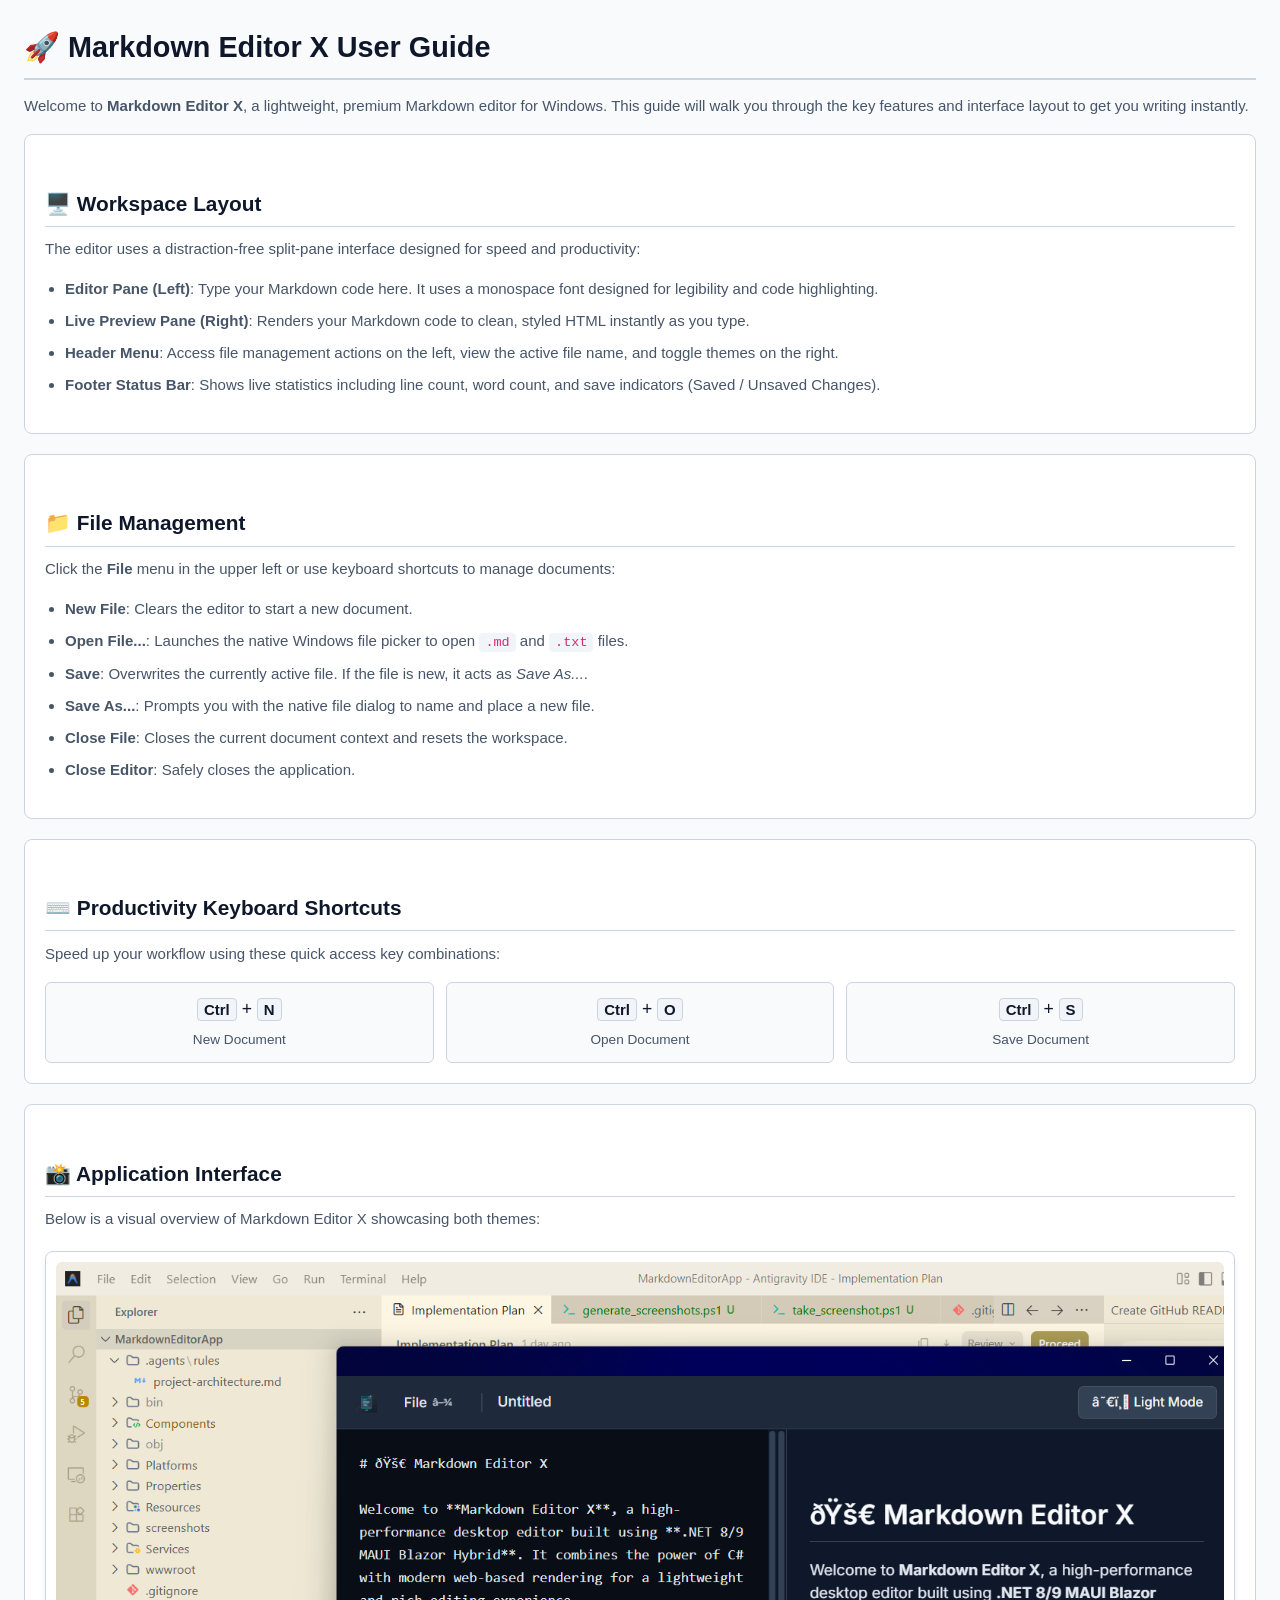
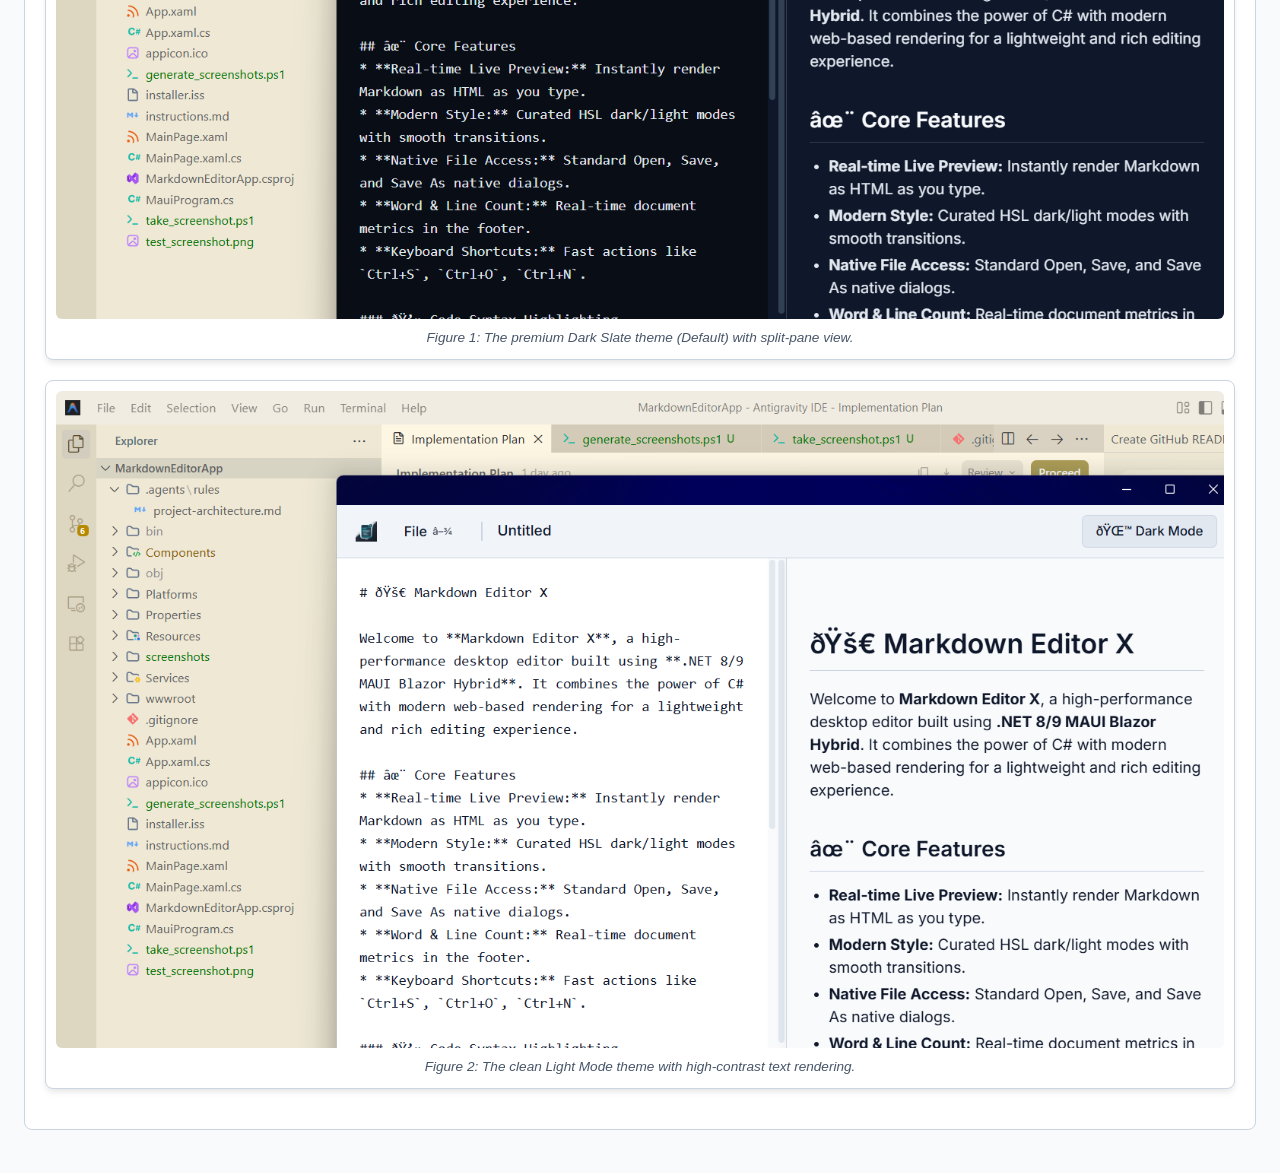
<file: wwwroot/user_guide.html>
<!DOCTYPE html>
<html lang="en">
<head>
    <meta charset="UTF-8">
    <meta name="viewport" content="width=device-width, initial-scale=1.0">
    <title>Markdown Editor X - User Guide</title>
    <style>
        :root {
            --bg-primary: #f8fafc;
            --bg-secondary: #ffffff;
            --text-primary: #0f172a;
            --text-secondary: #475569;
            --border-color: #cbd5e1;
            --accent-color: #0284c7;
            --accent-hover: #0369a1;
            --code-bg: #f1f5f9;
            --code-text: #db2777;
        }

        @media (prefers-color-scheme: dark) {
            :root {
                --bg-primary: #0f172a;
                --bg-secondary: #1e293b;
                --text-primary: #e2e8f0;
                --text-secondary: #94a3b8;
                --border-color: #334155;
                --accent-color: #38bdf8;
                --accent-hover: #7dd3fc;
                --code-bg: #1e293b;
                --code-text: #ec4899;
            }
        }

        body {
            font-family: 'Inter', -apple-system, BlinkMacSystemFont, 'Segoe UI', Roboto, sans-serif;
            background-color: var(--bg-primary);
            color: var(--text-primary);
            margin: 0;
            padding: 24px;
            line-height: 1.6;
            font-size: 15px;
        }

        h1, h2, h3 {
            color: var(--text-primary);
            font-weight: 600;
            margin-top: 1.5em;
            margin-bottom: 0.5em;
        }

        h1 {
            font-size: 1.8rem;
            border-bottom: 2px solid var(--border-color);
            padding-bottom: 8px;
            margin-top: 0;
        }

        h2 {
            font-size: 1.3rem;
            border-bottom: 1px solid var(--border-color);
            padding-bottom: 6px;
        }

        p {
            margin: 0 0 16px 0;
            color: var(--text-secondary);
        }

        ul, ol {
            margin: 0 0 16px 0;
            padding-left: 20px;
            color: var(--text-secondary);
        }

        li {
            margin-bottom: 8px;
        }

        code {
            font-family: 'Consolas', 'Fira Code', monospace;
            background-color: var(--code-bg);
            color: var(--code-text);
            padding: 2px 6px;
            border-radius: 4px;
            font-size: 0.9em;
        }

        .shortcut {
            font-weight: 600;
            background-color: var(--code-bg);
            border: 1px solid var(--border-color);
            padding: 2px 6px;
            border-radius: 4px;
            font-size: 0.85em;
            color: var(--text-primary);
        }

        .guide-section {
            background-color: var(--bg-secondary);
            border: 1px solid var(--border-color);
            border-radius: 8px;
            padding: 20px;
            margin-bottom: 20px;
        }

        .screenshot-container {
            display: flex;
            flex-direction: column;
            gap: 20px;
            margin: 20px 0;
        }

        .screenshot-wrapper {
            background-color: var(--bg-secondary);
            border: 1px solid var(--border-color);
            border-radius: 8px;
            padding: 10px;
            box-shadow: 0 4px 6px -1px rgba(0, 0, 0, 0.1);
        }

        .screenshot-img {
            width: 100%;
            height: auto;
            border-radius: 6px;
            display: block;
        }

        .screenshot-caption {
            font-size: 0.85rem;
            color: var(--text-secondary);
            text-align: center;
            margin-top: 8px;
            font-style: italic;
        }

        .shortcut-grid {
            display: grid;
            grid-template-columns: repeat(auto-fit, minmax(200px, 1fr));
            gap: 12px;
            margin-top: 15px;
        }

        .shortcut-card {
            background-color: var(--bg-primary);
            border: 1px solid var(--border-color);
            border-radius: 6px;
            padding: 12px;
            text-align: center;
        }

        .shortcut-keys {
            display: block;
            font-size: 1.1rem;
            margin-bottom: 6px;
        }
    </style>
</head>
<body>

    <h1>🚀 Markdown Editor X User Guide</h1>
    <p>Welcome to <strong>Markdown Editor X</strong>, a lightweight, premium Markdown editor for Windows. This guide will walk you through the key features and interface layout to get you writing instantly.</p>

    <div class="guide-section">
        <h2>🖥️ Workspace Layout</h2>
        <p>The editor uses a distraction-free split-pane interface designed for speed and productivity:</p>
        <ul>
            <li><strong>Editor Pane (Left)</strong>: Type your Markdown code here. It uses a monospace font designed for legibility and code highlighting.</li>
            <li><strong>Live Preview Pane (Right)</strong>: Renders your Markdown code to clean, styled HTML instantly as you type.</li>
            <li><strong>Header Menu</strong>: Access file management actions on the left, view the active file name, and toggle themes on the right.</li>
            <li><strong>Footer Status Bar</strong>: Shows live statistics including line count, word count, and save indicators (Saved / Unsaved Changes).</li>
        </ul>
    </div>

    <div class="guide-section">
        <h2>📁 File Management</h2>
        <p>Click the <strong>File</strong> menu in the upper left or use keyboard shortcuts to manage documents:</p>
        <ul>
            <li><strong>New File</strong>: Clears the editor to start a new document.</li>
            <li><strong>Open File...</strong>: Launches the native Windows file picker to open <code>.md</code> and <code>.txt</code> files.</li>
            <li><strong>Save</strong>: Overwrites the currently active file. If the file is new, it acts as <em>Save As...</em>.</li>
            <li><strong>Save As...</strong>: Prompts you with the native file dialog to name and place a new file.</li>
            <li><strong>Close File</strong>: Closes the current document context and resets the workspace.</li>
            <li><strong>Close Editor</strong>: Safely closes the application.</li>
        </ul>
    </div>

    <div class="guide-section">
        <h2>⌨️ Productivity Keyboard Shortcuts</h2>
        <p>Speed up your workflow using these quick access key combinations:</p>
        <div class="shortcut-grid">
            <div class="shortcut-card">
                <span class="shortcut-keys"><span class="shortcut">Ctrl</span> + <span class="shortcut">N</span></span>
                <p style="margin: 0; font-size: 0.85rem;">New Document</p>
            </div>
            <div class="shortcut-card">
                <span class="shortcut-keys"><span class="shortcut">Ctrl</span> + <span class="shortcut">O</span></span>
                <p style="margin: 0; font-size: 0.85rem;">Open Document</p>
            </div>
            <div class="shortcut-card">
                <span class="shortcut-keys"><span class="shortcut">Ctrl</span> + <span class="shortcut">S</span></span>
                <p style="margin: 0; font-size: 0.85rem;">Save Document</p>
            </div>
        </div>
    </div>

    <div class="guide-section">
        <h2>📸 Application Interface</h2>
        <p>Below is a visual overview of Markdown Editor X showcasing both themes:</p>
        
        <div class="screenshot-container">
            <div class="screenshot-wrapper">
                <img src="images/screenshot_dark.png" alt="Dark Theme Interface" class="screenshot-img" />
                <div class="screenshot-caption">Figure 1: The premium Dark Slate theme (Default) with split-pane view.</div>
            </div>
            
            <div class="screenshot-wrapper">
                <img src="images/screenshot_light.png" alt="Light Theme Interface" class="screenshot-img" />
                <div class="screenshot-caption">Figure 2: The clean Light Mode theme with high-contrast text rendering.</div>
            </div>
        </div>
    </div>

</body>
</html>
</file>
